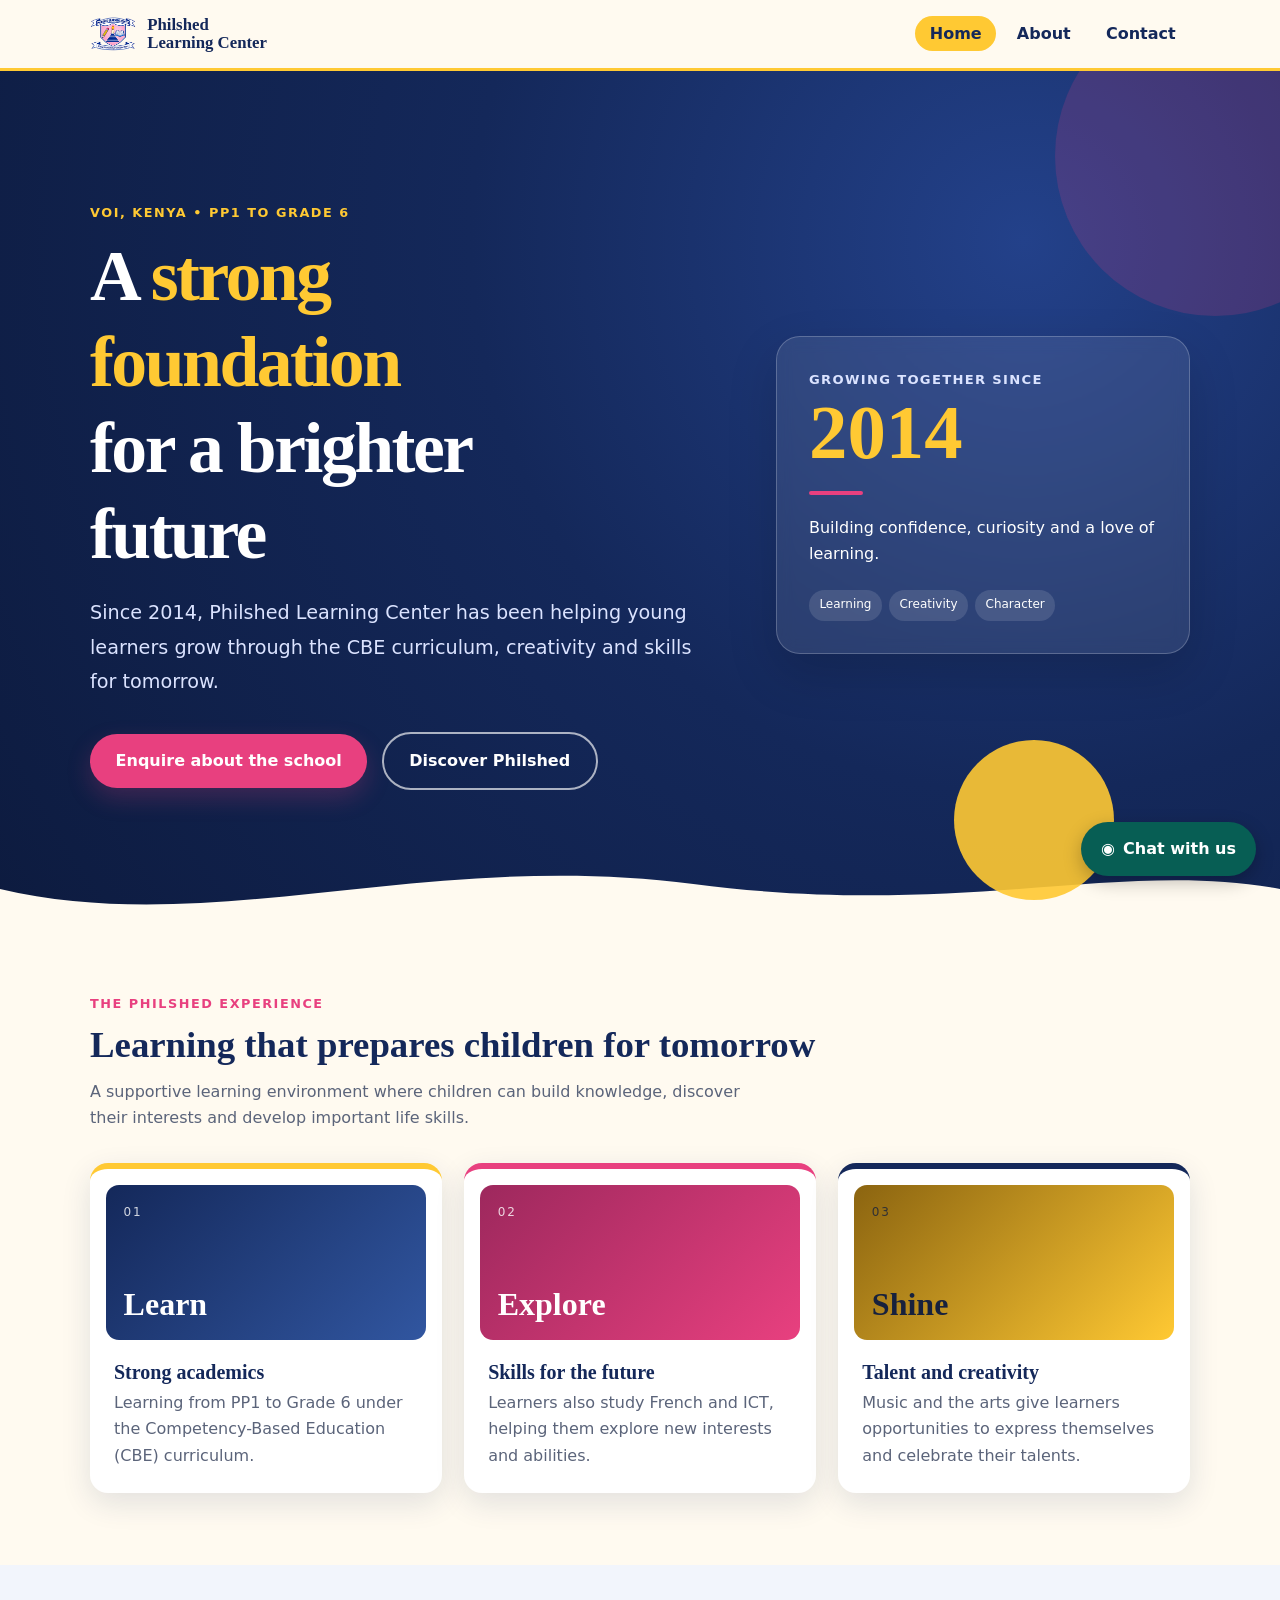
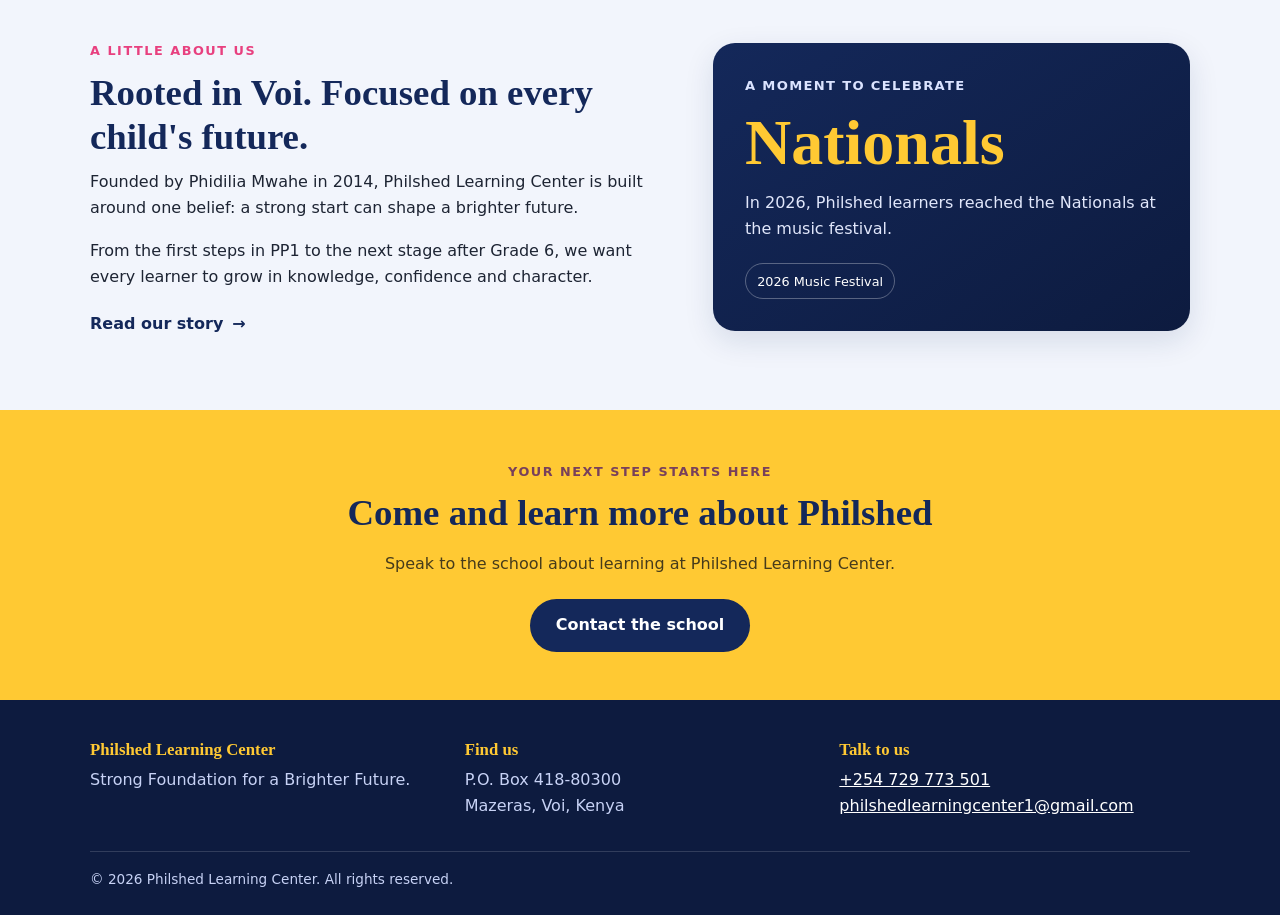
<file: index.html>
<!DOCTYPE html>
<html lang="en">
<head>
  <meta charset="UTF-8">
  <meta name="viewport" content="width=device-width, initial-scale=1">
  <meta name="theme-color" content="#14285a">
  <title>Philshed Learning Center | Primary School in Voi, Kenya</title>
  <meta name="description" content="Discover Philshed Learning Center in Voi, Kenya. We provide learning from PP1 to Grade 6, with the CBE curriculum, French, ICT, music and the arts.">
  <link rel="canonical" href="https://khanirif.github.io/philshed-website/">
  <meta property="og:title" content="Philshed Learning Center | Voi, Kenya">
  <meta property="og:description" content="Strong Foundation for a Brighter Future. Learning from PP1 to Grade 6.">
  <meta property="og:type" content="website">
  <meta property="og:url" content="https://khanirif.github.io/philshed-website/">
  <meta property="og:image" content="https://khanirif.github.io/philshed-website/images/logo.png">
  <link rel="icon" href="images/logo.png">
  <link rel="preconnect" href="https://fonts.googleapis.com">
  <link rel="stylesheet" href="style.css">
  <script type="application/ld+json">
  {
    "@context": "https://schema.org",
    "@type": "School",
    "name": "Philshed Learning Center",
    "slogan": "Strong Foundation for a Brighter Future",
    "url": "https://khanirif.github.io/philshed-website/",
    "logo": "https://khanirif.github.io/philshed-website/images/logo.png",
    "telephone": "+254729773501",
    "email": "philshedlearningcenter1@gmail.com",
    "address": {
      "@type": "PostalAddress",
      "addressLocality": "Voi",
      "addressRegion": "Taita-Taveta",
      "addressCountry": "KE"
    }
  }
  </script>
</head>
<body>
  <a class="skip" href="#main">Skip to content</a>

  <header class="site-header">
    <div class="container nav">
      <a class="brand" href="index.html" aria-label="Philshed Learning Center home">
        <img src="images/logo.png" alt="" width="46" height="46">
        <span>Philshed<br>Learning Center</span>
      </a>
      <button class="menu-btn" type="button" aria-label="Open navigation menu" aria-expanded="false" aria-controls="menu">Menu</button>
      <nav aria-label="Main navigation">
        <ul id="menu">
          <li><a href="index.html" aria-current="page">Home</a></li>
          <li><a href="about.html">About</a></li>
          <li><a href="contact.html">Contact</a></li>
        </ul>
      </nav>
    </div>
  </header>

  <main id="main">
    <section class="hero">
      <div class="container hero-layout">
        <div class="hero-copy">
          <span class="eyebrow hero-eyebrow">Voi, Kenya <span aria-hidden="true">•</span> PP1 to Grade 6</span>
          <h1>A <em>strong foundation</em> for a brighter future</h1>
          <p>Since 2014, Philshed Learning Center has been helping young learners grow through the CBE curriculum, creativity and skills for tomorrow.</p>
          <div class="actions">
            <a class="btn btn-primary" href="contact.html">Enquire about the school</a>
            <a class="btn btn-ghost" href="about.html">Discover Philshed</a>
          </div>
        </div>
        <aside class="hero-highlight" aria-label="School highlights">
          <span class="highlight-label">Growing together since</span>
          <strong>2014</strong>
          <span class="highlight-rule"></span>
          <p>Building confidence, curiosity and a love of learning.</p>
          <div class="highlight-tags"><span>Learning</span><span>Creativity</span><span>Character</span></div>
        </aside>
      </div>
      <svg class="wave" viewBox="0 0 1200 70" preserveAspectRatio="none" aria-hidden="true">
        <path d="M0,40 C200,90 400,0 650,35 C900,70 1050,10 1200,40 L1200,70 L0,70 Z" fill="#fffaf0"/>
      </svg>
    </section>

    <section class="section">
      <div class="container reveal">
        <span class="eyebrow">The Philshed experience</span>
        <h2>Learning that prepares children for tomorrow</h2>
        <p class="section-intro">A supportive learning environment where children can build knowledge, discover their interests and develop important life skills.</p>
        <div class="grid feature-grid">
          <article class="card feature-card">
            <div class="feature-visual feature-academics" aria-hidden="true"><span>01</span><strong>Learn</strong></div>
            <h3>Strong academics</h3>
            <p>Learning from PP1 to Grade 6 under the Competency-Based Education (CBE) curriculum.</p>
          </article>
          <article class="card feature-card">
            <div class="feature-visual feature-skills" aria-hidden="true"><span>02</span><strong>Explore</strong></div>
            <h3>Skills for the future</h3>
            <p>Learners also study French and ICT, helping them explore new interests and abilities.</p>
          </article>
          <article class="card feature-card">
            <div class="feature-visual feature-talent" aria-hidden="true"><span>03</span><strong>Shine</strong></div>
            <h3>Talent and creativity</h3>
            <p>Music and the arts give learners opportunities to express themselves and celebrate their talents.</p>
          </article>
        </div>
      </div>
    </section>

    <section class="section section-soft">
      <div class="container split reveal">
        <div>
          <span class="eyebrow">A little about us</span>
          <h2>Rooted in Voi. Focused on every child's future.</h2>
          <p>Founded by Phidilia Mwahe in 2014, Philshed Learning Center is built around one belief: a strong start can shape a brighter future.</p>
          <p class="spaced-copy">From the first steps in PP1 to the next stage after Grade 6, we want every learner to grow in knowledge, confidence and character.</p>
          <a class="text-link" href="about.html">Read our story <span aria-hidden="true">→</span></a>
        </div>
        <aside class="achievement-card">
          <span class="achievement-kicker">A moment to celebrate</span>
          <strong>Nationals</strong>
          <p>In 2026, Philshed learners reached the Nationals at the music festival.</p>
          <span class="achievement-year">2026 Music Festival</span>
        </aside>
      </div>
    </section>

    <section class="banner">
      <div class="container reveal">
        <span class="eyebrow">Your next step starts here</span>
        <h2>Come and learn more about Philshed</h2>
        <p>Speak to the school about learning at Philshed Learning Center.</p>
        <a class="btn banner-btn" href="contact.html">Contact the school</a>
      </div>
    </section>
  </main>

  <footer class="site-footer">
    <div class="container">
      <div class="footer-cols">
        <div><h3>Philshed Learning Center</h3><p>Strong Foundation for a Brighter Future.</p></div>
        <div><h3>Find us</h3><p>P.O. Box 418-80300<br>Mazeras, Voi, Kenya</p></div>
        <div><h3>Talk to us</h3><p><a href="tel:+254729773501">+254 729 773 501</a><br><a href="mailto:philshedlearningcenter1@gmail.com">philshedlearningcenter1@gmail.com</a></p></div>
      </div>
      <p class="copy">© <span id="year"></span> Philshed Learning Center. All rights reserved.</p>
    </div>
  </footer>

  <a class="wa-btn" href="https://wa.me/254729773501?text=Hello%20Philshed%20Learning%20Center%2C%20I%20would%20like%20to%20make%20an%20enquiry." target="_blank" rel="noopener noreferrer" aria-label="Chat with Philshed Learning Center on WhatsApp">
    <span aria-hidden="true">◉</span><span>Chat with us</span>
  </a>
  <script src="script.js" defer></script>
</body>
</html>
</file>
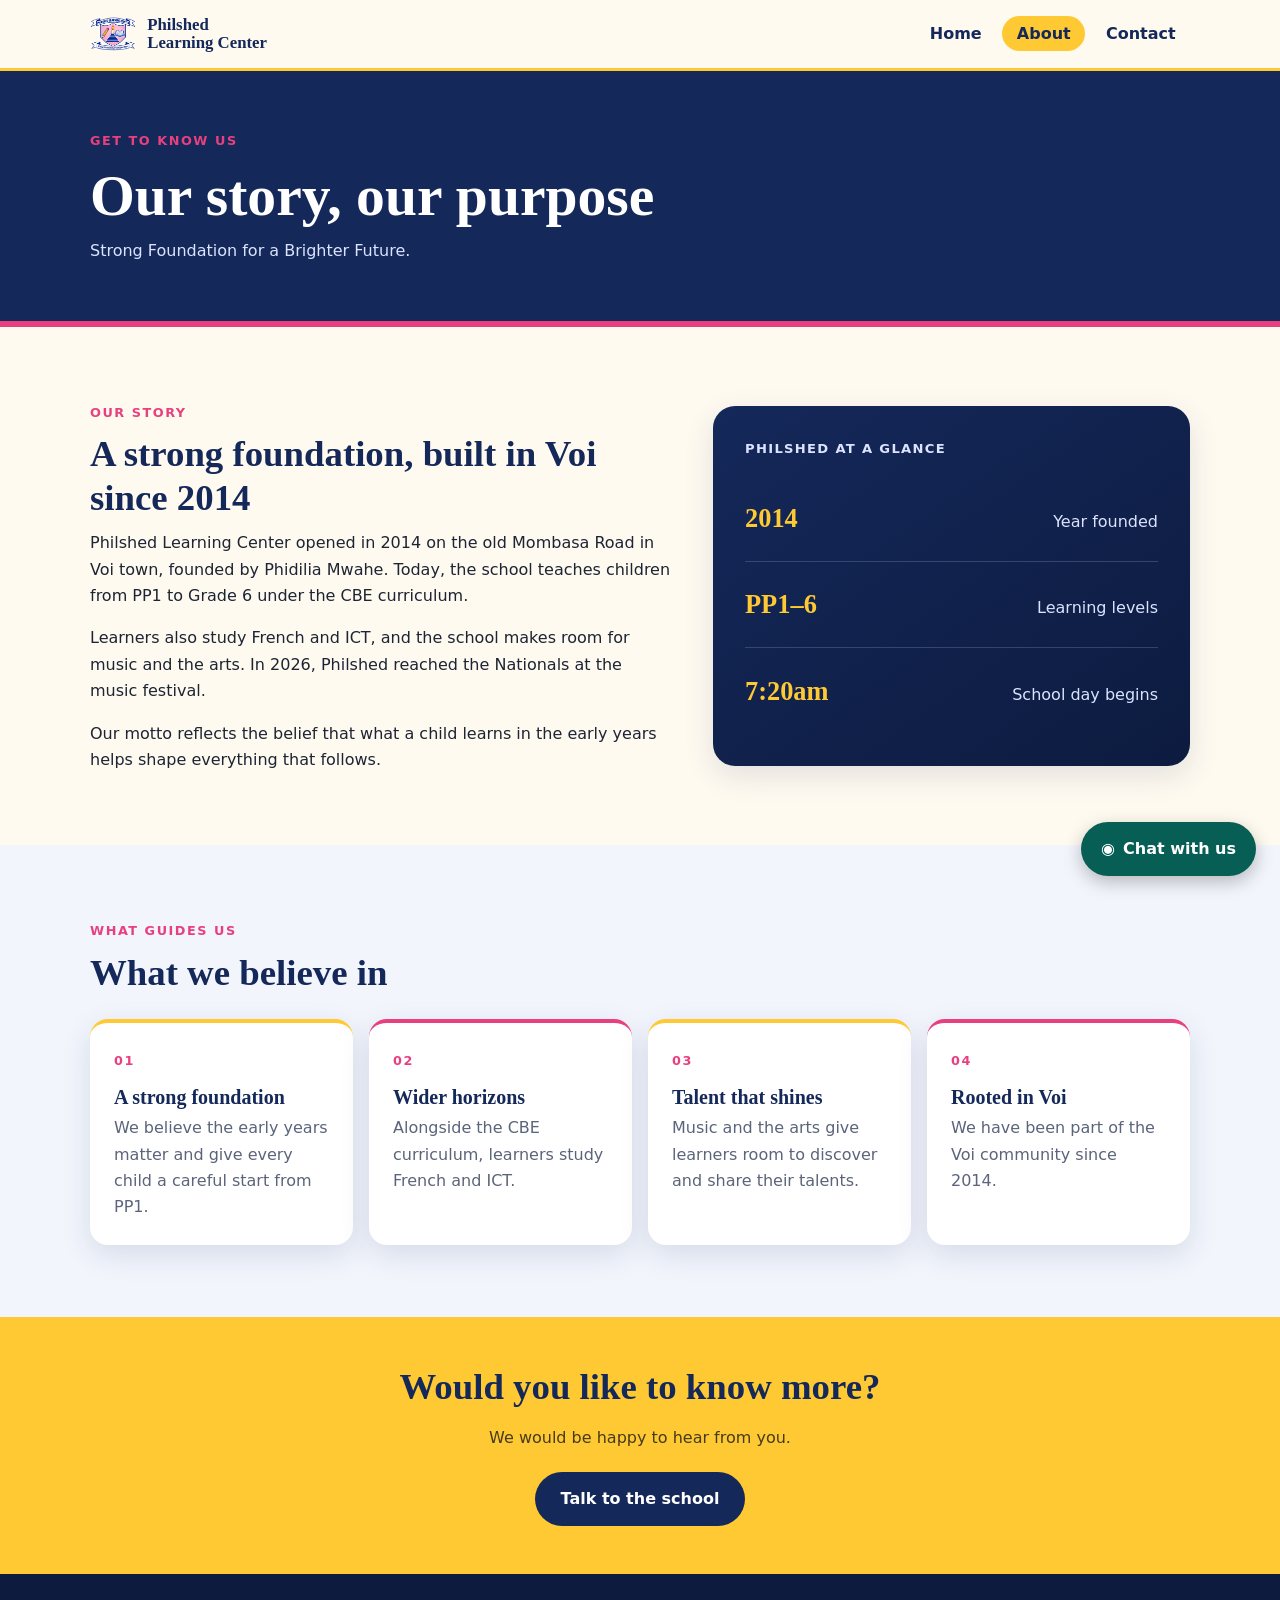
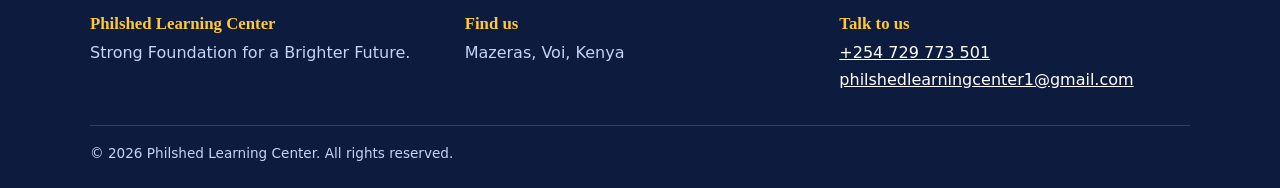
<file: about.html>
<!DOCTYPE html>
<html lang="en">
<head>
  <meta charset="UTF-8">
  <meta name="viewport" content="width=device-width, initial-scale=1">
  <meta name="theme-color" content="#14285a">
  <title>About Us | Philshed Learning Center, Voi</title>
  <meta name="description" content="Learn about Philshed Learning Center in Voi, founded in 2014. Discover our story, values and learning from PP1 to Grade 6.">
  <link rel="canonical" href="https://khanirif.github.io/philshed-website/about.html">
  <link rel="icon" href="images/logo.png">
  <link rel="stylesheet" href="style.css">
</head>
<body>
  <a class="skip" href="#main">Skip to content</a>
  <header class="site-header">
    <div class="container nav">
      <a class="brand" href="index.html" aria-label="Philshed Learning Center home"><img src="images/logo.png" alt="" width="46" height="46"><span>Philshed<br>Learning Center</span></a>
      <button class="menu-btn" type="button" aria-label="Open navigation menu" aria-expanded="false" aria-controls="menu">Menu</button>
      <nav aria-label="Main navigation"><ul id="menu">
        <li><a href="index.html">Home</a></li><li><a href="about.html" aria-current="page">About</a></li><li><a href="contact.html">Contact</a></li>
      </ul></nav>
    </div>
  </header>

  <main id="main">
    <section class="page-title"><div class="container"><span class="eyebrow">Get to know us</span><h1>Our story, our purpose</h1><p>Strong Foundation for a Brighter Future.</p></div></section>

    <section class="section">
      <div class="container split reveal">
        <div>
          <span class="eyebrow">Our story</span>
          <h2>A strong foundation, built in Voi since 2014</h2>
          <p>Philshed Learning Center opened in 2014 on the old Mombasa Road in Voi town, founded by Phidilia Mwahe. Today, the school teaches children from PP1 to Grade 6 under the CBE curriculum.</p>
          <p class="spaced-copy">Learners also study French and ICT, and the school makes room for music and the arts. In 2026, Philshed reached the Nationals at the music festival.</p>
          <p class="spaced-copy">Our motto reflects the belief that what a child learns in the early years helps shape everything that follows.</p>
        </div>
        <aside class="achievement-card">
          <span class="achievement-kicker">Philshed at a glance</span>
          <div class="fact-row"><strong>2014</strong><span>Year founded</span></div>
          <div class="fact-row"><strong>PP1–6</strong><span>Learning levels</span></div>
          <div class="fact-row"><strong>7:20am</strong><span>School day begins</span></div>
        </aside>
      </div>
    </section>

    <section class="section section-soft">
      <div class="container reveal">
        <span class="eyebrow">What guides us</span>
        <h2>What we believe in</h2>
        <div class="values">
          <article class="value-card"><span class="value-number">01</span><h3>A strong foundation</h3><p>We believe the early years matter and give every child a careful start from PP1.</p></article>
          <article class="value-card"><span class="value-number">02</span><h3>Wider horizons</h3><p>Alongside the CBE curriculum, learners study French and ICT.</p></article>
          <article class="value-card"><span class="value-number">03</span><h3>Talent that shines</h3><p>Music and the arts give learners room to discover and share their talents.</p></article>
          <article class="value-card"><span class="value-number">04</span><h3>Rooted in Voi</h3><p>We have been part of the Voi community since 2014.</p></article>
        </div>
      </div>
    </section>

    <section class="banner"><div class="container reveal"><h2>Would you like to know more?</h2><p>We would be happy to hear from you.</p><a class="btn banner-btn" href="contact.html">Talk to the school</a></div></section>
  </main>

  <footer class="site-footer"><div class="container">
    <div class="footer-cols">
      <div><h3>Philshed Learning Center</h3><p>Strong Foundation for a Brighter Future.</p></div>
      <div><h3>Find us</h3><p>Mazeras, Voi, Kenya</p></div>
      <div><h3>Talk to us</h3><p><a href="tel:+254729773501">+254 729 773 501</a><br><a href="mailto:philshedlearningcenter1@gmail.com">philshedlearningcenter1@gmail.com</a></p></div>
    </div>
    <p class="copy">© <span id="year"></span> Philshed Learning Center. All rights reserved.</p>
  </div></footer>

  <a class="wa-btn" href="https://wa.me/254729773501?text=Hello%20Philshed%20Learning%20Center%2C%20I%20would%20like%20to%20make%20an%20enquiry." target="_blank" rel="noopener noreferrer" aria-label="Chat with Philshed Learning Center on WhatsApp"><span aria-hidden="true">◉</span><span>Chat with us</span></a>
  <script src="script.js" defer></script>
</body>
</html>
</file>
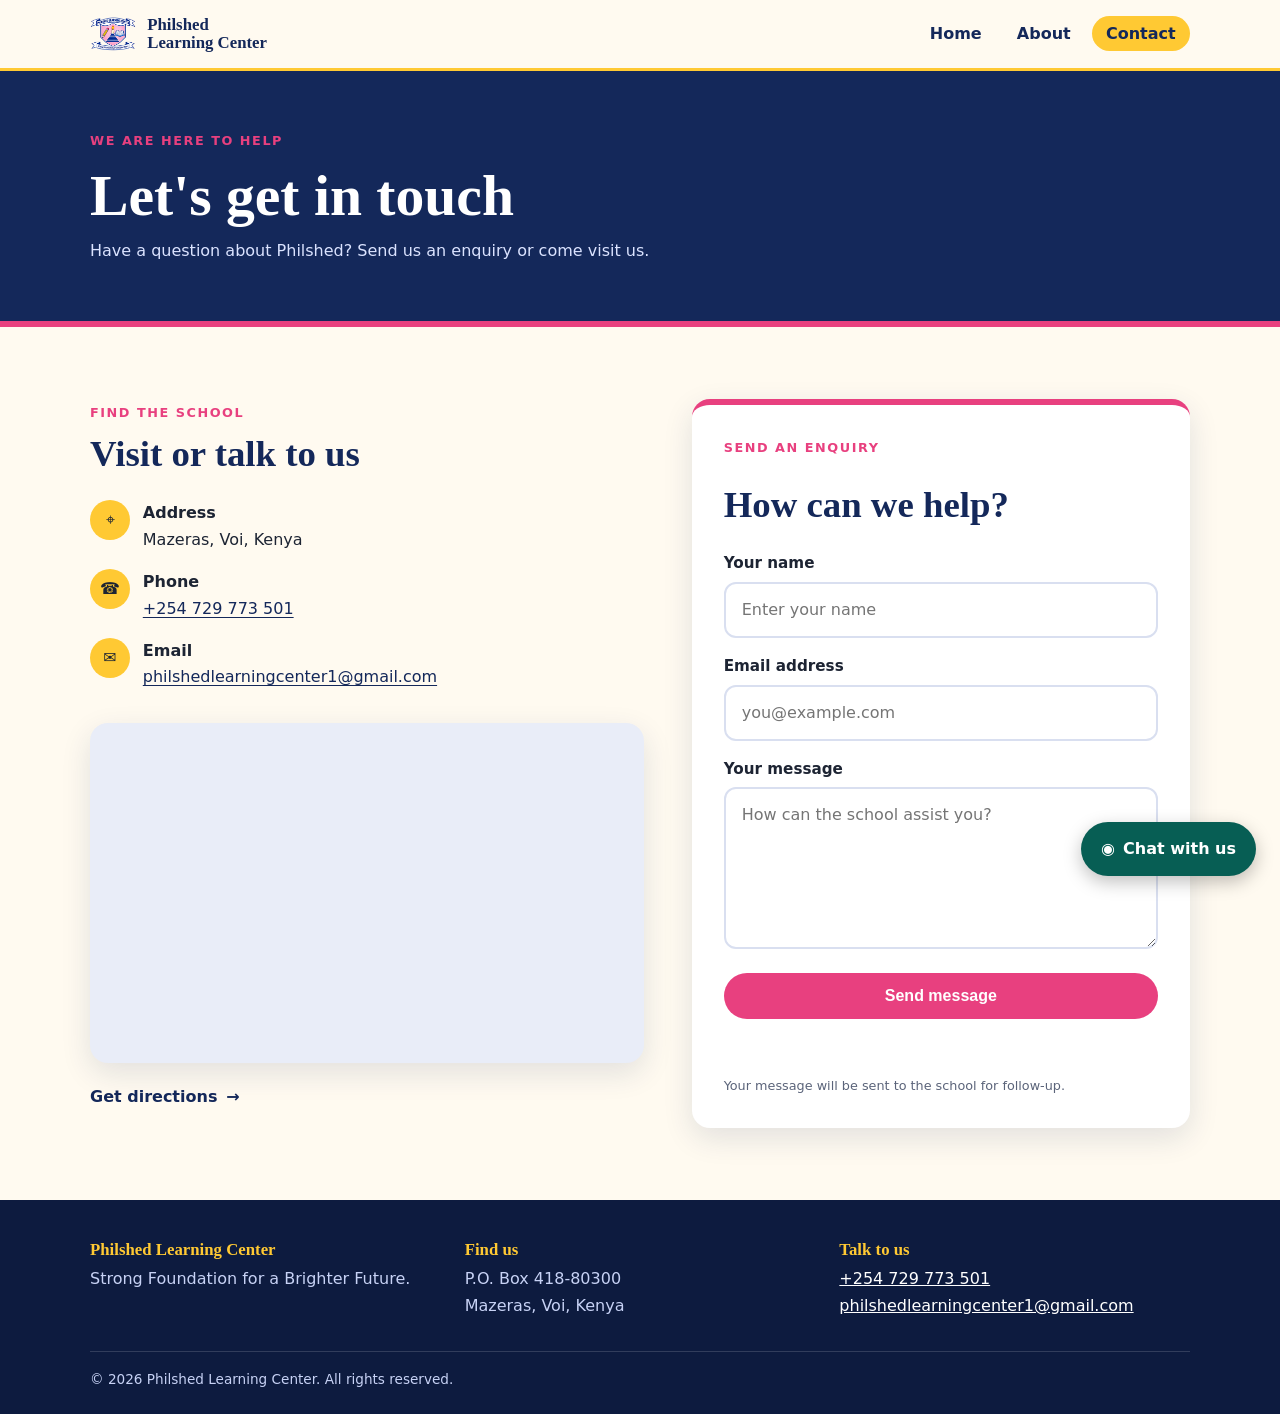
<file: contact.html>
<!DOCTYPE html>
<html lang="en">
<head>
  <meta charset="UTF-8">
  <meta name="viewport" content="width=device-width, initial-scale=1">
  <meta name="theme-color" content="#14285a">
  <title>Contact & Location | Philshed Learning Center, Voi</title>
  <meta name="description" content="Contact Philshed Learning Center in Voi. Find our phone number, email and location, get directions or send the school an enquiry.">
  <link rel="canonical" href="https://khanirif.github.io/philshed-website/contact.html">
  <link rel="icon" href="images/logo.png">
  <link rel="stylesheet" href="style.css">
</head>
<body>
  <a class="skip" href="#main">Skip to content</a>
  <header class="site-header">
    <div class="container nav">
      <a class="brand" href="index.html" aria-label="Philshed Learning Center home"><img src="images/logo.png" alt="" width="46" height="46"><span>Philshed<br>Learning Center</span></a>
      <button class="menu-btn" type="button" aria-label="Open navigation menu" aria-expanded="false" aria-controls="menu">Menu</button>
      <nav aria-label="Main navigation"><ul id="menu">
        <li><a href="index.html">Home</a></li><li><a href="about.html">About</a></li><li><a href="contact.html" aria-current="page">Contact</a></li>
      </ul></nav>
    </div>
  </header>

  <main id="main">
    <section class="page-title"><div class="container"><span class="eyebrow">We are here to help</span><h1>Let's get in touch</h1><p>Have a question about Philshed? Send us an enquiry or come visit us.</p></div></section>

    <section class="section">
      <div class="container contact-layout">
        <div class="contact-details reveal">
          <span class="eyebrow">Find the school</span>
          <h2>Visit or talk to us</h2>
          <ul class="contact-list">
            <li><span class="ic" aria-hidden="true">⌖</span><div><strong>Address</strong><br>Mazeras, Voi, Kenya</div></li>
            <li><span class="ic" aria-hidden="true">☎</span><div><strong>Phone</strong><br><a href="tel:+254729773501">+254 729 773 501</a></div></li>
            <li><span class="ic" aria-hidden="true">✉</span><div><strong>Email</strong><br><a href="mailto:philshedlearningcenter1@gmail.com">philshedlearningcenter1@gmail.com</a></div></li>
          </ul>
          <div class="map">
            <iframe src="https://www.google.com/maps?q=-3.393944,38.590361&z=16&output=embed" title="Map showing Philshed Learning Center in Voi" loading="lazy" referrerpolicy="no-referrer-when-downgrade"></iframe>
          </div>
          <a class="text-link" href="https://www.google.com/maps/dir/?api=1&destination=-3.393944,38.590361" target="_blank" rel="noopener noreferrer">Get directions <span aria-hidden="true">→</span></a>
        </div>

        <form class="card contact-form reveal" id="contact-form" action="https://api.web3forms.com/submit" method="POST" aria-label="Send an enquiry to Philshed Learning Center">
          <span class="eyebrow">Send an enquiry</span>
          <h2>How can we help?</h2>
          <input type="hidden" name="access_key" value="4ef54dd1-8f3a-44dd-9311-b063e5ee3ca8">
          <input type="hidden" name="subject" value="New enquiry from Philshed website">
          <input type="checkbox" name="botcheck" class="botcheck" tabindex="-1" autocomplete="off" aria-hidden="true">
          <div><label for="name">Your name</label><input id="name" name="name" type="text" autocomplete="name" placeholder="Enter your name" required></div>
          <div><label for="email">Email address</label><input id="email" name="email" type="email" autocomplete="email" placeholder="you@example.com" required></div>
          <div><label for="msg">Your message</label><textarea id="msg" name="message" rows="5" placeholder="How can the school assist you?" required></textarea></div>
          <button class="btn btn-primary form-submit" type="submit">Send message</button>
          <p id="form-status" class="form-status" role="status" aria-live="polite"></p>
          <p class="form-note">Your message will be sent to the school for follow-up.</p>
        </form>
      </div>
    </section>
  </main>

  <footer class="site-footer"><div class="container">
    <div class="footer-cols">
      <div><h3>Philshed Learning Center</h3><p>Strong Foundation for a Brighter Future.</p></div>
      <div><h3>Find us</h3><p>P.O. Box 418-80300<br>Mazeras, Voi, Kenya</p></div>
      <div><h3>Talk to us</h3><p><a href="tel:+254729773501">+254 729 773 501</a><br><a href="mailto:philshedlearningcenter1@gmail.com">philshedlearningcenter1@gmail.com</a></p></div>
    </div>
    <p class="copy">© <span id="year"></span> Philshed Learning Center. All rights reserved.</p>
  </div></footer>

  <a class="wa-btn" href="https://wa.me/254729773501?text=Hello%20Philshed%20Learning%20Center%2C%20I%20would%20like%20to%20make%20an%20enquiry." target="_blank" rel="noopener noreferrer" aria-label="Chat with Philshed Learning Center on WhatsApp"><span aria-hidden="true">◉</span><span>Chat with us</span></a>
  <script src="script.js" defer></script>
</body>
</html>
</file>
<file: style.css>
/* ===== Philshed Learning Center - shared styles =====
   CSS variables (the --name things) let you change a colour once
   and it updates everywhere. Edit them here. */
:root {
  --navy: #14285a;
  --navy-deep: #0d1b3f;
  --pink: #e8407f;
  --yellow: #ffc933;
  --cream: #fffaf0;
  --ink: #1d2433;
  --muted: #5b647a;
  --radius: 18px;
  --shadow: 0 10px 30px rgba(20, 40, 90, 0.12);
  --font-body: system-ui, -apple-system, "Segoe UI", Roboto, Arial, sans-serif;
  --font-display: Georgia, "Times New Roman", serif;
}

* { box-sizing: border-box; margin: 0; padding: 0; }
html { scroll-behavior: smooth; }
body {
  font-family: var(--font-body);
  color: var(--ink);
  background: var(--cream);
  line-height: 1.65;
}
img { max-width: 100%; display: block; }
a { color: var(--navy); }
h1, h2, h3 { font-family: var(--font-display); line-height: 1.2; color: var(--navy); }
h1 { font-size: clamp(2.1rem, 6vw, 3.6rem); }
h2 { font-size: clamp(1.6rem, 4vw, 2.3rem); margin-bottom: .6rem; }
h3 { font-size: 1.25rem; margin-bottom: .4rem; }
.container { width: min(1100px, 92%); margin-inline: auto; }
.section { padding: 4.5rem 0; }
.eyebrow {
  display: inline-block; font-weight: 700; letter-spacing: .12em;
  text-transform: uppercase; font-size: .8rem; color: var(--pink); margin-bottom: .6rem;
}

/* Skip link: helps keyboard and screen-reader users jump past the menu */
.skip { position: absolute; left: -999px; }
.skip:focus { left: 1rem; top: 1rem; background: var(--yellow); padding: .5rem 1rem; z-index: 99; }

/* ===== Header / nav ===== */
.site-header {
  position: sticky; top: 0; z-index: 50;
  background: rgba(255, 250, 240, .96); backdrop-filter: blur(8px);
  border-bottom: 3px solid var(--yellow);
}
.nav { display: flex; align-items: center; justify-content: space-between; padding: .7rem 0; }
.brand { display: flex; align-items: center; gap: .7rem; text-decoration: none; }
.brand img { width: 46px; height: 46px; object-fit: contain; }
.brand span { font-family: var(--font-display); font-weight: 700; color: var(--navy); font-size: 1.05rem; line-height: 1.1; }
.nav ul { list-style: none; display: flex; gap: .4rem; }
.nav ul a {
  text-decoration: none; font-weight: 600; padding: .5rem .9rem;
  border-radius: 999px; color: var(--navy); transition: background .2s;
}
.nav ul a:hover, .nav ul a[aria-current="page"] { background: var(--yellow); }
.menu-btn { display: none; background: var(--navy); color: #fff; border: 0; border-radius: 10px; padding: .5rem .8rem; font-size: 1rem; cursor: pointer; }

@media (max-width: 720px) {
  .menu-btn { display: block; }
  .nav ul {
    display: none; position: absolute; left: 0; right: 0; top: 100%;
    flex-direction: column; background: var(--cream); padding: .8rem 4%;
    border-bottom: 3px solid var(--yellow);
  }
  .nav ul.open { display: flex; }
}

/* ===== Buttons ===== */
.btn {
  display: inline-block; text-decoration: none; font-weight: 700;
  padding: .85rem 1.6rem; border-radius: 999px; border: 0; cursor: pointer;
  font-size: 1rem; transition: transform .15s, box-shadow .15s;
}
.btn:hover { transform: translateY(-2px); box-shadow: var(--shadow); }
.btn-primary { background: var(--pink); color: #fff; }
.btn-ghost { background: transparent; color: #fff; border: 2px solid rgba(255,255,255,.7); }

/* ===== Hero ===== */
.hero {
  position: relative; overflow: hidden; color: #fff;
  background: radial-gradient(circle at 80% 20%, #23418a 0%, var(--navy) 45%, var(--navy-deep) 100%);
  padding: 5rem 0 7rem;
}
.hero h1 { color: #fff; max-width: 14ch; }
.hero h1 em { font-style: normal; color: var(--yellow); }
.hero p { max-width: 52ch; margin: 1.2rem 0 2rem; color: #dbe3ff; font-size: 1.1rem; }
.hero .actions { display: flex; flex-wrap: wrap; gap: .8rem; }
/* decorative shapes drawn with pure CSS: zero image weight */
.hero::before, .hero::after { content: ""; position: absolute; border-radius: 50%; }
.hero::before { width: 320px; height: 320px; background: var(--pink); opacity: .18; right: -80px; top: -60px; }
.hero::after { width: 160px; height: 160px; background: var(--yellow); opacity: .9; right: 12%; bottom: 40px; }
.hero .wave { position: absolute; bottom: -1px; left: 0; width: 100%; height: 70px; }

/* ===== Cards & grids ===== */
.grid { display: grid; gap: 1.4rem; grid-template-columns: repeat(auto-fit, minmax(240px, 1fr)); margin-top: 2rem; }
.card {
  background: #fff; border-radius: var(--radius); padding: 1.6rem;
  box-shadow: var(--shadow); border-top: 6px solid var(--yellow);
}
.card:nth-child(2n) { border-top-color: var(--pink); }
.card:nth-child(3n) { border-top-color: var(--navy); }
.card p { color: var(--muted); }
/* photo cards */
.photo-card {
  position: relative;
  isolation: isolate;
  overflow: hidden;
  min-height: 300px;
  display: flex;
  flex-direction: column;
  justify-content: flex-end;
  background-size: cover;
  background-position: center;
}
.photo-card::before {
  content: "";
  position: absolute;
  inset: 0;
  z-index: -1;
  background: linear-gradient(
    180deg,
    rgba(13, 27, 63, 0) 0%,
    rgba(13, 27, 63, 0) 50%,
    rgba(13, 27, 63, 0.8) 100%
  );
}
.photo-card h3,
.photo-card p { color: #fff; }

.split { display: grid; gap: 2.5rem; grid-template-columns: 1fr; align-items: center; }
@media (min-width: 820px) { .split { grid-template-columns: 1.1fr .9fr; } }
.panel {
  background: var(--navy); color: #fff; border-radius: var(--radius);
  padding: 2rem; box-shadow: var(--shadow);
}
.panel h3 { color: var(--yellow); }
.panel p { color: #dbe3ff; }
.stats { display: grid; grid-template-columns: repeat(3, 1fr); gap: 1rem; text-align: center; margin-top: 1.5rem; }
.stats strong { display: block; font-family: var(--font-display); font-size: 2rem; color: var(--yellow); }
.stats span { font-size: .85rem; color: #dbe3ff; }

.banner { background: var(--yellow); text-align: center; padding: 3rem 0; }
.banner h2 { margin-bottom: 1rem; }

/* ===== Page title strip (About, Contact) ===== */
.page-title { background: var(--navy); color: #fff; padding: 3.5rem 0; border-bottom: 6px solid var(--pink); }
.page-title h1 { color: #fff; }
.page-title p { color: #dbe3ff; margin-top: .5rem; }

/* ===== Contact ===== */
.contact-list { list-style: none; display: grid; gap: 1rem; margin: 1.2rem 0; }
.contact-list li { display: flex; gap: .8rem; align-items: flex-start; }
.contact-list .ic { background: var(--yellow); border-radius: 50%; width: 40px; height: 40px; display: grid; place-items: center; flex: none; }
form { display: grid; gap: 1rem; }
label { font-weight: 600; font-size: .95rem; }
input, textarea {
  width: 100%; padding: .8rem 1rem; border-radius: 12px;
  border: 2px solid #d9dff0; font: inherit; background: #fff;
}
input:focus, textarea:focus { outline: 3px solid var(--yellow); border-color: var(--navy); }
.map { border: 0; width: 100%; height: 360px; border-radius: var(--radius); box-shadow: var(--shadow); margin-top: 2rem; background: #e9edf8; }

/* ===== Footer ===== */
.site-footer { background: var(--navy-deep); color: #c7d2f5; padding: 2.5rem 0 1.5rem; }
.site-footer .cols { display: grid; gap: 1.5rem; grid-template-columns: repeat(auto-fit, minmax(220px, 1fr)); }
.site-footer h3 { color: var(--yellow); font-size: 1.05rem; }
.site-footer a { color: #fff; }
.site-footer .copy { margin-top: 2rem; font-size: .85rem; border-top: 1px solid rgba(255,255,255,.15); padding-top: 1rem; }

/* Gentle fade-in when sections scroll into view (script.js adds .show) */
.reveal { opacity: 0; transform: translateY(18px); transition: opacity .6s, transform .6s; }
.reveal.show { opacity: 1; transform: none; }
@media (prefers-reduced-motion: reduce) { .reveal { opacity: 1; transform: none; transition: none; } html { scroll-behavior: auto; } }
/* keep the decorative circles BEHIND the hero content */
.hero::before,
.hero::after { z-index: 0; pointer-events: none; }
.hero > *:not(.wave) { position: relative; z-index: 1; }

/* on phones, move the yellow dot away from the buttons */
@media (max-width: 720px) {
  .hero::after { width: 90px; height: 90px; top: 1.5rem; right: -30px; bottom: auto; left: auto; }
}
.values {
  display: grid;
  grid-template-columns: repeat(auto-fit, minmax(220px, 1fr));
  gap: 1rem;
  margin-top: 1.5rem;
}
.wa-btn {
  position: fixed;
  right: 1rem;
  bottom: 1rem;
  z-index: 50;
  display: inline-flex;
  align-items: center;
  gap: 0.5rem;
  padding: 0.75rem 1.1rem;
  background: #075e54;
  color: #fff;
  font-weight: 600;
  text-decoration: none;
  border-radius: 999px;
  box-shadow: 0 6px 18px rgba(0, 0, 0, 0.25);
  transition: transform 0.2s ease;
}
.wa-btn:hover { transform: translateY(-3px); }

/* ===== Refinements: responsive layout, clearer hierarchy and placeholders ===== */
:focus-visible { outline: 3px solid var(--pink); outline-offset: 3px; }
.skip { z-index: 100; }
.nav nav { margin-left: auto; }
.hero { padding: 5.5rem 0 7.5rem; }
.hero-layout { display: grid; grid-template-columns: minmax(0, 1.35fr) minmax(250px, .65fr); gap: 3rem; align-items: center; }
.hero-copy { position: relative; z-index: 1; }
.hero-eyebrow { color: var(--yellow); }
.hero-highlight { position: relative; z-index: 1; padding: 2rem; border: 1px solid rgba(255,255,255,.22); border-radius: 24px; background: rgba(255,255,255,.09); backdrop-filter: blur(8px); box-shadow: 0 20px 50px rgba(0,0,0,.16); }
.highlight-label, .achievement-kicker { display: block; color: #dbe3ff; font-size: .82rem; font-weight: 700; letter-spacing: .1em; text-transform: uppercase; }
.hero-highlight > strong { display: block; margin: .3rem 0; color: var(--yellow); font: 700 clamp(3rem, 6vw, 5rem)/1 var(--font-display); }
.highlight-rule { display: block; width: 54px; height: 4px; margin: 1.2rem 0; background: var(--pink); border-radius: 4px; }
.hero-highlight p { margin: 0; color: #fff; font-size: 1rem; }
.highlight-tags { display: flex; flex-wrap: wrap; gap: .45rem; margin-top: 1.4rem; }
.highlight-tags span { padding: .35rem .65rem; border-radius: 999px; background: rgba(255,255,255,.12); color: #fff; font-size: .75rem; }
.section-intro { max-width: 650px; color: var(--muted); margin-top: .7rem; }
.feature-grid { align-items: stretch; }
.feature-card { padding: 1rem 1rem 1.5rem; overflow: hidden; }
.feature-card h3, .feature-card p { margin-inline: .5rem; }
.feature-visual { min-height: 155px; margin-bottom: 1.2rem; padding: 1.1rem; border-radius: 13px; display: flex; flex-direction: column; justify-content: space-between; color: #fff; background: linear-gradient(135deg, #14285a, #3156a0); }
.feature-visual span { font-size: .75rem; letter-spacing: .15em; opacity: .8; }
.feature-visual strong { font: 700 2rem var(--font-display); }
.feature-skills { background: linear-gradient(135deg, #9d285d, #e8407f); }
.feature-talent { background: linear-gradient(135deg, #8b6410, #ffc933); color: #17213d; }
.section-soft { background: #f2f5fc; }
.spaced-copy { margin-top: 1rem; }
.text-link { display: inline-flex; gap: .55rem; align-items: center; margin-top: 1.3rem; font-weight: 800; text-decoration: none; }
.text-link:hover { text-decoration: underline; }
.achievement-card { padding: 2rem; border-radius: 22px; color: #fff; background: linear-gradient(145deg, var(--navy), var(--navy-deep)); box-shadow: var(--shadow); }
.achievement-card strong { display: block; margin: .7rem 0; color: var(--yellow); font: 700 clamp(2.5rem, 5vw, 4rem)/1.1 var(--font-display); }
.achievement-card p { color: #e1e7fb; }
.achievement-year { display: inline-block; margin-top: 1.3rem; padding: .4rem .7rem; border: 1px solid rgba(255,255,255,.3); border-radius: 999px; font-size: .8rem; }
.banner p { margin: .5rem 0 1.3rem; color: #463b1b; }
.banner .eyebrow { color: #78405b; }
.banner-btn { background: var(--navy); color: #fff; }
.footer-cols { display: grid; grid-template-columns: repeat(auto-fit, minmax(210px, 1fr)); gap: 1.5rem; }
.fact-row { display: flex; align-items: baseline; justify-content: space-between; gap: 1rem; padding: 1rem 0; border-bottom: 1px solid rgba(255,255,255,.16); }
.fact-row:first-of-type { margin-top: 1rem; }
.fact-row:last-child { border-bottom: 0; }
.fact-row strong { color: var(--yellow); font: 700 1.65rem var(--font-display); }
.fact-row span { color: #dbe3ff; text-align: right; }
.values { align-items: stretch; }
.value-card { padding: 1.5rem; background: #fff; border-radius: var(--radius); box-shadow: var(--shadow); border-top: 4px solid var(--yellow); }
.value-card:nth-child(2n) { border-top-color: var(--pink); }
.value-number { color: var(--pink); font-size: .8rem; font-weight: 800; letter-spacing: .12em; }
.value-card h3 { margin-top: .7rem; }
.value-card p { color: var(--muted); }
.contact-layout { display: grid; grid-template-columns: minmax(0, 1fr) minmax(300px, .9fr); gap: 3rem; align-items: start; }
.contact-list { margin: 1.5rem 0; }
.contact-list a { text-decoration-thickness: 1px; text-underline-offset: 3px; }
.map { overflow: hidden; height: 340px; }
.map iframe { display: block; width: 100%; height: 100%; border: 0; }
.contact-form { padding: 2rem; }
.contact-form h2 { margin-bottom: .5rem; }
.contact-form label { display: block; margin-bottom: .35rem; }
.contact-form input, .contact-form textarea { transition: border-color .2s, box-shadow .2s; }
.contact-form input:focus, .contact-form textarea:focus { outline: none; border-color: var(--navy); box-shadow: 0 0 0 3px rgba(20,40,90,.12); }
.contact-form textarea { resize: vertical; }
.botcheck { position: absolute; left: -9999px; }
.form-submit { width: 100%; }
.form-submit:disabled { opacity: .7; cursor: wait; transform: none; }
.form-status { min-height: 1.5rem; font-size: .9rem; }
.form-status.success { color: #176b3a; }
.form-status.error { color: #b42318; }
.form-note { color: var(--muted); font-size: .8rem; }
.wa-btn { z-index: 60; }
@media (max-width: 820px) {
  .hero-layout, .contact-layout { grid-template-columns: 1fr; }
  .hero-layout { gap: 2rem; }
  .hero-highlight { max-width: 480px; }
  .contact-layout { gap: 2rem; }
}
@media (max-width: 720px) {
  .nav { position: relative; }
  .nav nav { margin-left: 0; }
  .hero { padding: 4rem 0 6rem; }
  .hero h1 { max-width: 12ch; }
  .hero-highlight { padding: 1.5rem; }
  .section { padding: 3.5rem 0; }
  .stats { grid-template-columns: 1fr; }
  .contact-form { padding: 1.3rem; }
  .wa-btn { right: .75rem; bottom: .75rem; padding: .7rem .9rem; }
}
@media (max-width: 420px) {
  .hero .actions { align-items: stretch; flex-direction: column; }
  .hero .actions .btn { text-align: center; }
  .brand span { font-size: .95rem; }
}

/* ===== November polish: hero, interactions and responsive details ===== */
.hero {
  isolation: isolate;
  padding-block: clamp(4rem, 8vw, 7rem) clamp(5.5rem, 10vw, 8rem);
}
.hero-layout {
  position: relative;
  z-index: 1;
  grid-template-columns: minmax(0, 1.2fr) minmax(270px, .8fr);
  gap: clamp(2rem, 5vw, 4.5rem);
}
.hero-copy { max-width: 720px; }
.hero h1 {
  max-width: 12ch;
  font-size: clamp(2.65rem, 5.6vw, 5rem);
  letter-spacing: -.035em;
  text-wrap: balance;
}
.hero-copy > p {
  max-width: 56ch;
  font-size: clamp(1.05rem, 1.5vw, 1.2rem);
  line-height: 1.8;
}
.hero .actions { align-items: center; gap: .9rem; }
.hero .btn { min-height: 52px; display: inline-flex; align-items: center; justify-content: center; }
.hero .btn-primary { box-shadow: 0 10px 24px rgba(232,64,127,.22); }
.hero .btn-ghost { border-color: rgba(255,255,255,.65); }
.hero .btn-ghost:hover { background: rgba(255,255,255,.1); }
.hero-highlight {
  max-width: 430px;
  justify-self: end;
  width: 100%;
  animation: hero-card-enter .8s .12s both cubic-bezier(.2,.75,.25,1);
}
@keyframes hero-card-enter {
  from { opacity: 0; transform: translateY(18px) scale(.985); }
  to { opacity: 1; transform: translateY(0) scale(1); }
}
.hero::before { right: -95px; top: -75px; }
.hero::after { right: 13%; bottom: 18px; }
.btn, .nav ul a, .text-link, .feature-card, .value-card, .wa-btn {
  transition: transform .22s ease, box-shadow .22s ease, background-color .22s ease, color .22s ease;
}
.feature-card:hover, .value-card:hover {
  transform: translateY(-5px);
  box-shadow: 0 18px 38px rgba(20,40,90,.15);
}
.feature-visual { transition: transform .35s ease, filter .35s ease; }
.feature-card:hover .feature-visual { transform: scale(1.015); filter: saturate(1.08); }
.wa-btn {
  right: clamp(.75rem, 2vw, 1.5rem);
  bottom: clamp(.75rem, 2vw, 1.5rem);
  min-height: 54px;
  padding: .8rem 1.25rem;
}
.wa-btn:focus-visible, .btn:focus-visible, .nav a:focus-visible {
  outline: 3px solid var(--yellow);
  outline-offset: 4px;
}
@media (max-width: 900px) {
  .hero-layout { grid-template-columns: minmax(0, 1fr) minmax(230px, .8fr); gap: 2rem; }
  .hero h1 { font-size: clamp(2.5rem, 5.5vw, 4rem); }
  .hero-highlight { padding: 1.6rem; }
}
@media (max-width: 720px) {
  .hero { padding: 3.75rem 0 5.5rem; }
  .hero-layout { grid-template-columns: 1fr; gap: 2rem; }
  .hero-copy { max-width: 620px; }
  .hero h1 { max-width: 11ch; font-size: clamp(2.6rem, 10vw, 4.2rem); }
  .hero-copy > p { margin-block: 1rem 1.5rem; }
  .hero .actions { align-items: stretch; flex-direction: column; max-width: 340px; }
  .hero .actions .btn { width: 100%; text-align: center; }
  .hero-highlight { justify-self: start; max-width: 440px; }
  .hero::before { width: 210px; height: 210px; right: -100px; top: 30px; }
  .hero::after { width: 95px; height: 95px; right: -30px; bottom: 35px; top: auto; }
  .wa-btn { right: .75rem; bottom: .75rem; min-height: 48px; padding: .65rem .9rem; font-size: .9rem; }
}
@media (max-width: 380px) {
  .brand { gap: .45rem; }
  .brand img { width: 40px; height: 40px; }
  .brand span { font-size: .9rem; }
  .hero h1 { font-size: 2.45rem; }
  .wa-btn { padding: .6rem .75rem; }
}
@media (prefers-reduced-motion: reduce) {
  *, *::before, *::after { scroll-behavior: auto !important; animation-duration: .01ms !important; animation-iteration-count: 1 !important; transition-duration: .01ms !important; }
}

/* ===== Fix: keep the hero label clear of the sticky navigation ===== */
.hero {
  padding-top: clamp(7rem, 10vw, 8.5rem);
  scroll-margin-top: 6.5rem;
}
@media (max-width: 720px) {
  .hero { padding-top: 5.5rem; }
}
</file>
